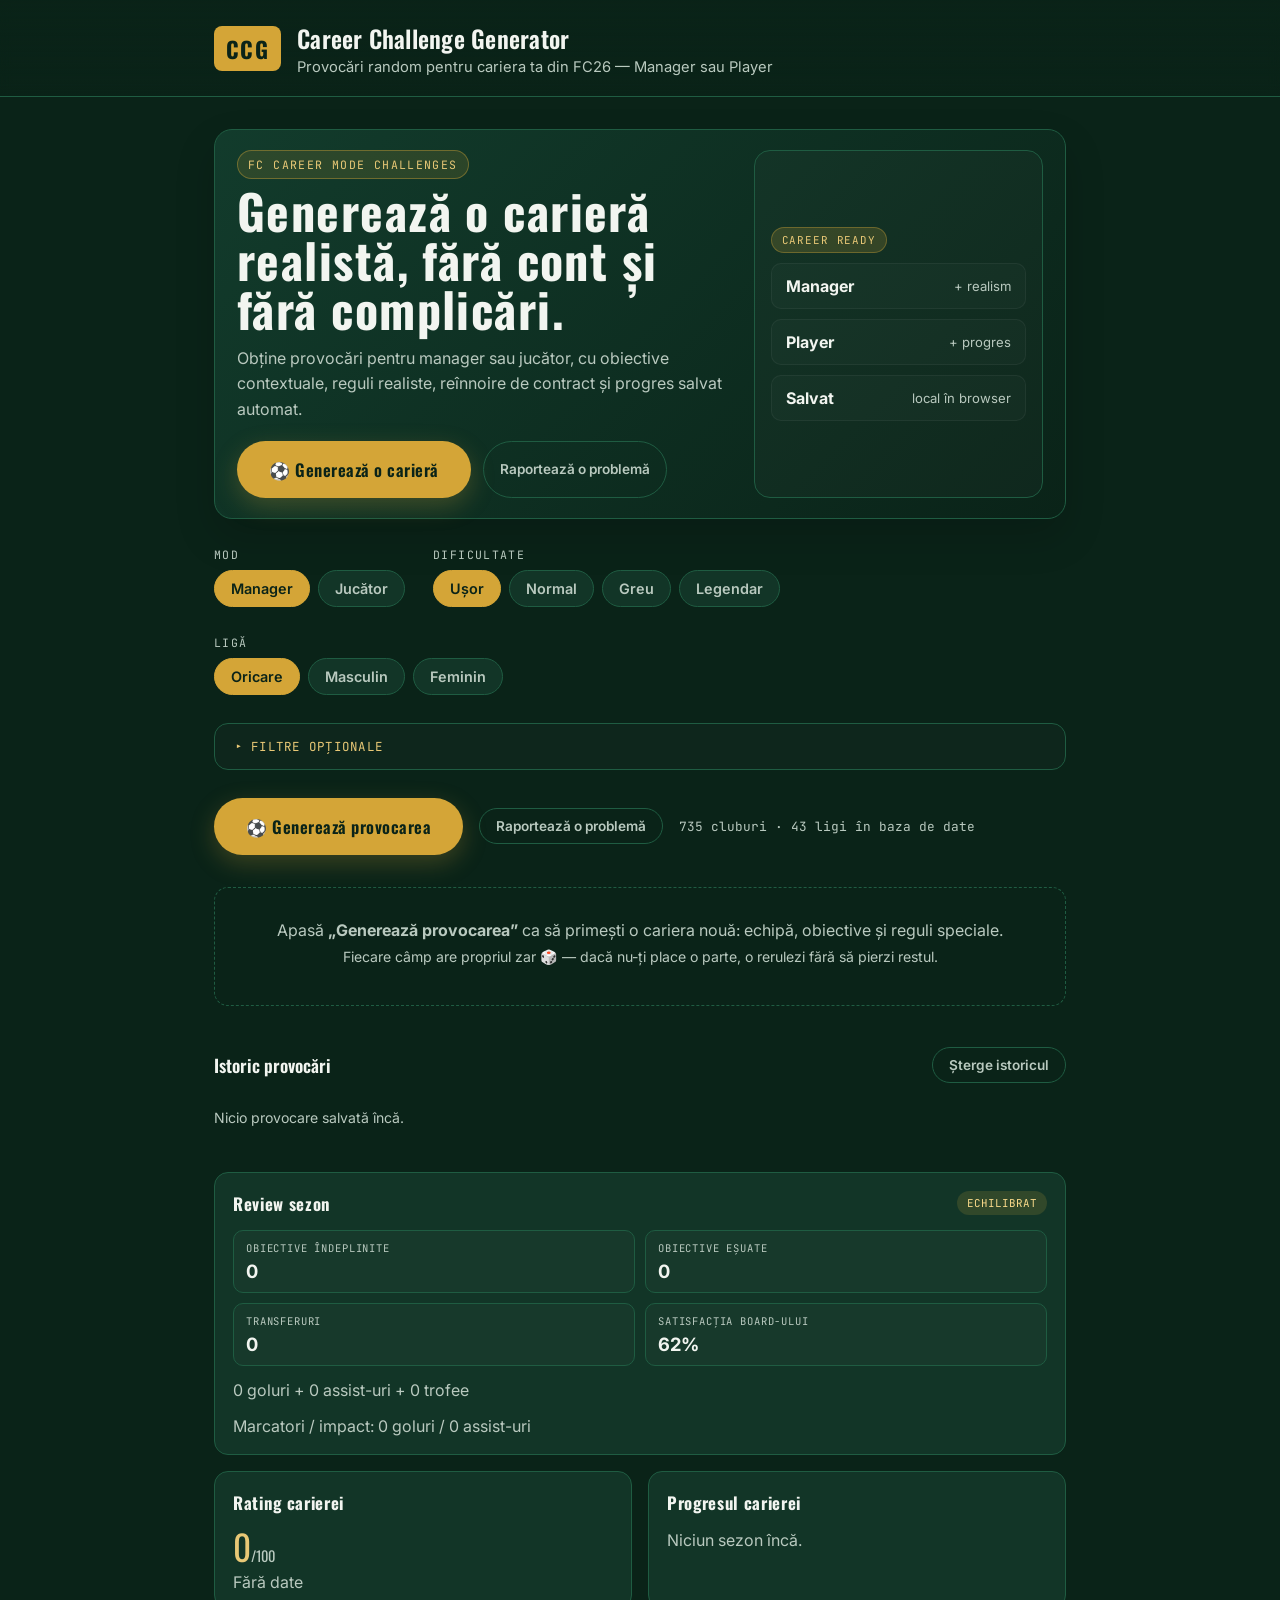
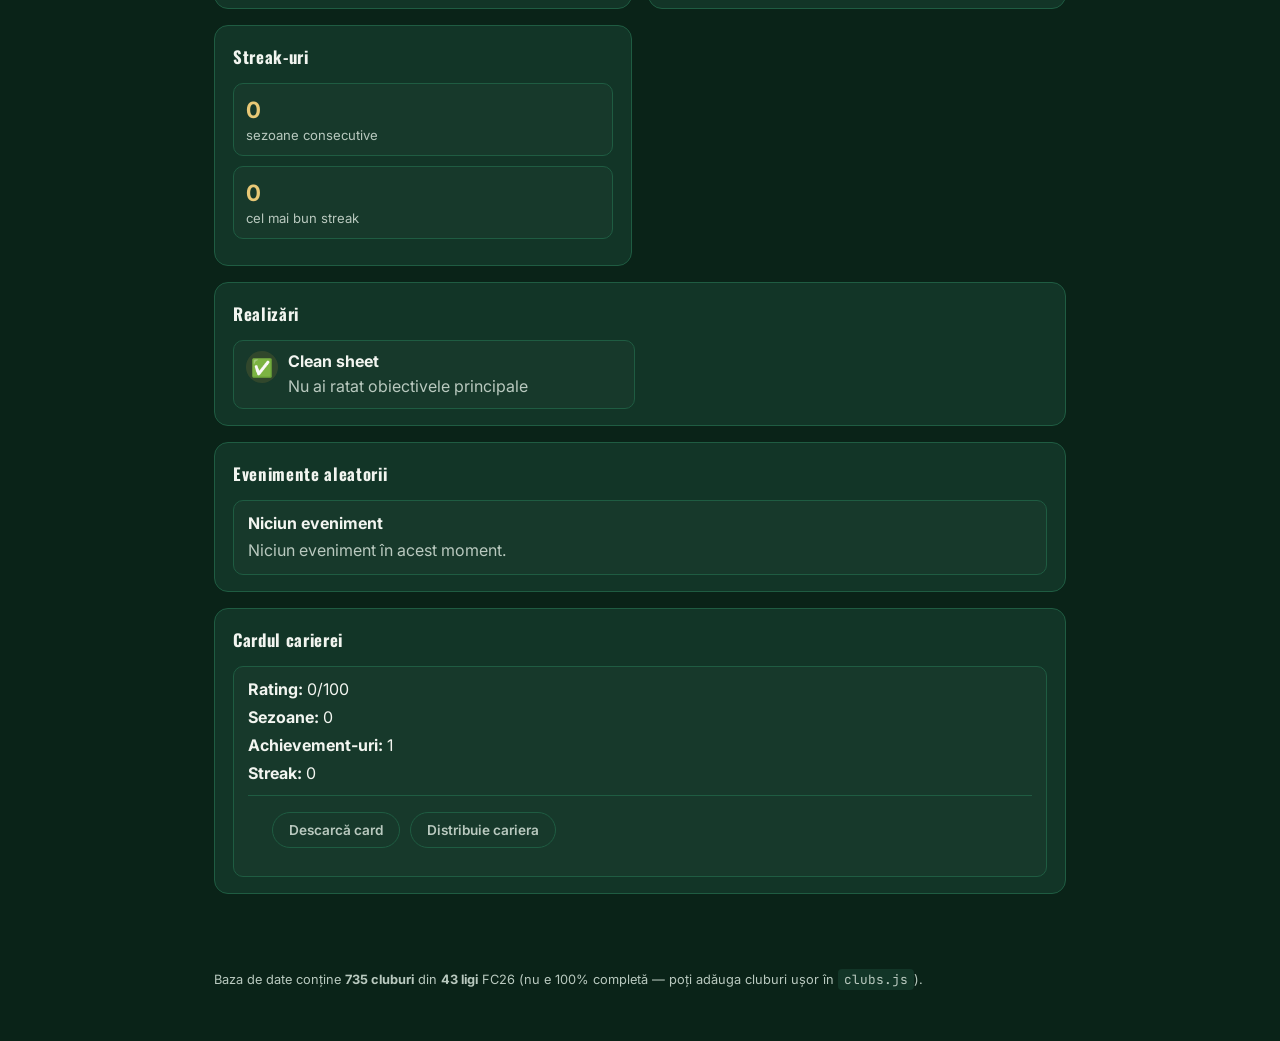
<file: index.html>
<!DOCTYPE html>
<html lang="ro">
<head>
     
  <!-- Google tag (gtag.js) -->
<script async src="https://www.googletagmanager.com/gtag/js?id=G-JEZLBR7Z6N"></script>
<script>
  window.dataLayer = window.dataLayer || [];
  function gtag(){dataLayer.push(arguments);}
  gtag('js', new Date());

  gtag('config', 'G-JEZLBR7Z6N');
</script>
<script type="text/javascript" data-cmp-ab="1" src="https://cdn.consentmanager.net/delivery/autoblocking/fe573b8ca20ba.js" data-cmp-host="b.delivery.consentmanager.net" data-cmp-cdn="cdn.consentmanager.net" data-cmp-codesrc="16"></script>
<meta charset="UTF-8">
<meta name="viewport" content="width=device-width, initial-scale=1.0">
<title>FC Career Mode Challenges | FIFA Career Challenges & Manager/Player Career Generator</title>
<meta name="description" content="Generează provocări realiste pentru cariera ta din FC/FIFA: manager career challenges, player career challenges, obiective, reguli și reînnoire de contract.">
<meta name="keywords" content="FC Career Mode Challenges, FIFA Career Challenges, Manager Career Challenges, Player Career Challenges, FC26 challenge generator, career mode objectives">
<meta name="theme-color" content="#0a2318">
<meta property="og:title" content="FC Career Mode Challenges | FIFA Career Challenges">
<meta property="og:description" content="Generează provocări realiste pentru manager și player în cariera ta FC/FIFA.">
<meta property="og:type" content="website">
<meta property="og:image" content="og-image.svg">
<meta property="og:image:alt" content="FC Career Mode Challenges logo">
<meta property="twitter:card" content="summary_large_image">
<meta property="twitter:title" content="FC Career Mode Challenges | FIFA Career Challenges">
<meta property="twitter:description" content="Generează provocări manager și player realiste pentru cariera ta din FC/FIFA.">
<meta property="twitter:image" content="og-image.svg">
<link rel="icon" type="image/svg+xml" href="favicon.svg">
<link rel="apple-touch-icon" href="favicon.svg">
<link rel="preconnect" href="https://fonts.googleapis.com">
<link href="https://fonts.googleapis.com/css2?family=Oswald:wght@500;600;700&family=Inter:wght@400;500;600;700&family=JetBrains+Mono:wght@500;700&display=swap" rel="stylesheet">
<link rel="stylesheet" href="style.css">
</head>
<body>

<div class="pitch-bg" aria-hidden="true"></div>

<header class="topbar">
  <div class="topbar-inner">
    <div class="brand">
      <span class="brand-mark">CCG</span>
      <div class="brand-text">
        <h1>Career Challenge Generator</h1>
        <p>Provocări random pentru cariera ta din FC26 — Manager sau Player</p>
      </div>
    </div>
  </div>
</header>

<main class="wrap">

  <section class="hero" aria-label="Introducere">
    <div class="hero-copy">
      <span class="eyebrow">FC Career Mode Challenges</span>
      <h2>Generează o carieră realistă, fără cont și fără complicări.</h2>
      <p>Obține provocări pentru manager sau jucător, cu obiective contextuale, reguli realiste, reînnoire de contract și progres salvat automat.</p>
      <div class="hero-actions">
        <button id="heroGenerateBtn" class="generate-btn hero-btn" type="button">
          <span class="whistle">⚽</span> Generează o carieră
        </button>
        <button id="reportIssueBtn" class="ghost-btn" type="button">Raportează o problemă</button>
      </div>
    </div>
    <div class="hero-panel" aria-label="Preview carieră">
      <div class="mini-badge">Career Ready</div>
      <div class="hero-stat-row">
        <strong>Manager</strong>
        <span>+ realism</span>
      </div>
      <div class="hero-stat-row">
        <strong>Player</strong>
        <span>+ progres</span>
      </div>
      <div class="hero-stat-row">
        <strong>Salvat</strong>
        <span>local în browser</span>
      </div>
    </div>
  </section>

  <section class="controls" aria-label="Setări generator">
    <div class="control-group" role="tablist" aria-label="Mod carieră">
      <span class="control-label">Mod</span>
      <div class="tabs">
        <button class="tab-btn active" data-mode="manager" role="tab" aria-selected="true">Manager</button>
        <button class="tab-btn" data-mode="player" role="tab" aria-selected="false">Jucător</button>
      </div>
    </div>

    <div class="control-group">
      <span class="control-label">Dificultate</span>
      <div class="chip-group" id="difficultyChips">
        <button class="chip active" data-diff="usor">Ușor</button>
        <button class="chip" data-diff="normal">Normal</button>
        <button class="chip" data-diff="greu">Greu</button>
        <button class="chip" data-diff="legendar">Legendar</button>
      </div>
    </div>

    <div class="control-group">
      <span class="control-label">Ligă</span>
      <div class="chip-group" id="genderChips">
        <button class="chip active" data-gender="">Oricare</button>
        <button class="chip" data-gender="M">Masculin</button>
        <button class="chip" data-gender="F">Feminin</button>
      </div>
    </div>
  </section>

  <details class="filters-advanced">
    <summary>Filtre opționale</summary>
    <section class="controls controls-advanced">
      <div class="control-group">
        <span class="control-label">Regiune</span>
        <div class="chip-group" id="regionChips">
          <button class="chip active" data-region="">Oricare</button>
        </div>
      </div>

      <div class="control-group">
        <span class="control-label">Ligă specifică</span>
        <select id="leagueSelect" class="league-select">
          <option value="">Oricare ligă</option>
        </select>
      </div>

      <div class="control-group">
        <span class="control-label">Tip echipă</span>
        <div class="chip-group" id="teamTypeChips">
          <button class="chip active" data-teamtype="">Oricare</button>
        </div>
      </div>

      <div class="control-group">
        <span class="control-label">Durată provocare</span>
        <div class="chip-group" id="durationChips">
          <button class="chip active" data-duration="">Oricare</button>
        </div>
      </div>
    </section>
  </details>

  <div class="generate-row">
    <button id="generateBtn" class="generate-btn">
      <span class="whistle">⚽</span> Generează provocarea
    </button>
    <button id="reportIssueInlineBtn" class="ghost-btn report-inline" type="button">Raportează o problemă</button>
    <span class="pool-count" id="poolCount"></span>
    <span class="pool-count" id="completedCount"></span>
  </div>

  <div id="contractRenewalModal" class="modal hidden" aria-hidden="true">
    <div class="modal-backdrop" data-close="renewal"></div>
    <div class="modal-panel" role="dialog" aria-modal="true" aria-labelledby="renewalTitle">
      <div class="modal-header">
        <h2 id="renewalTitle">Reînnoire de contract</h2>
        <button type="button" class="ghost-btn small-btn" id="renewalCloseBtn">Închide</button>
      </div>

      <form id="contractRenewalForm" class="renewal-form">
        <div class="form-grid renewal-manager-fields" id="renewalManagerFields">
          <label>
            <span>Poziția finală</span>
            <input type="number" id="renewalPosition" min="1" max="30" required>
          </label>
          <label>
            <span>Trofee</span>
            <input type="number" id="renewalTrophies" min="0" max="20" value="0">
          </label>
          <label>
            <span>Buget</span>
            <input type="number" id="renewalBudget" min="0" step="0.01" required>
          </label>
          <label>
            <span>Transferuri</span>
            <input type="number" id="renewalTransfers" min="0" max="50" value="0">
          </label>
          <label>
            <span>Promovare / retrogradare</span>
            <select id="renewalStatus">
              <option value="niciuna">Niciuna</option>
              <option value="promovare">Promovare</option>
              <option value="retrogradare">Retrogradare</option>
              <option value="stabil">Stabil</option>
            </select>
          </label>
          <label>
            <span>Obiective completate</span>
            <input type="number" id="renewalCompletedObjectives" min="0" value="0">
          </label>
          <label>
            <span>Obiective eșuate</span>
            <input type="number" id="renewalFailedObjectives" min="0" value="0">
          </label>
          <label>
            <span>Poziția jucătorului cheie</span>
            <input type="text" id="renewalKeyPosition" placeholder="ST / CM / CB">
          </label>
        </div>

        <div class="form-grid renewal-player-fields hidden" id="renewalPlayerFields">
          <label>
            <span>Goluri</span>
            <input type="number" id="renewalGoals" min="0" value="0">
          </label>
          <label>
            <span>Assist-uri</span>
            <input type="number" id="renewalAssists" min="0" value="0">
          </label>
          <label>
            <span>Meciuri</span>
            <input type="number" id="renewalMatches" min="0" value="0">
          </label>
          <label>
            <span>Minute jucate</span>
            <input type="number" id="renewalMinutes" min="0" value="0">
          </label>
          <label>
            <span>Media OVR</span>
            <input type="number" id="renewalOvr" min="40" max="100" step="0.1" value="70">
          </label>
          <label>
            <span>Trofee câștigate cu echipa</span>
            <input type="number" id="renewalTeamTrophies" min="0" max="20" value="0">
          </label>
          <label>
            <span>Distincții individuale</span>
            <select id="renewalIndividualTitles">
              <option value="0">Niciuna</option>
              <option value="1">1 titlu individual</option>
              <option value="2">2+ titluri individuale</option>
            </select>
          </label>
          <label>
            <span>Poziția principală</span>
            <input type="text" id="renewalPlayerPosition" placeholder="ST / CM / CB">
          </label>
          <label>
            <span>Statut sezon</span>
            <select id="renewalPlayerStatus">
              <option value="stabil">Stabil</option>
              <option value="promovare">Promovare</option>
              <option value="retrogradare">Retrogradare</option>
              <option value="transfer">Transfer important</option>
            </select>
          </label>
          <label>
            <span>Obiective completate</span>
            <input type="number" id="renewalPlayerCompletedObjectives" min="0" value="0">
          </label>
          <label>
            <span>Obiective eșuate</span>
            <input type="number" id="renewalPlayerFailedObjectives" min="0" value="0">
          </label>
        </div>

        <div class="modal-actions">
          <button type="button" class="ghost-btn" id="renewalCancelBtn">Anulează</button>
          <button type="submit" class="generate-btn small-btn">Aplică noua provocare</button>
        </div>
      </form>
    </div>
  </div>

  <div id="seasonReviewModal" class="modal hidden" aria-hidden="true">
    <div class="modal-backdrop" data-close="season-review"></div>
    <div class="modal-panel season-review-panel" role="dialog" aria-modal="true" aria-labelledby="seasonReviewTitle">
      <div class="modal-header">
        <h2 id="seasonReviewTitle">Review sezon</h2>
        <button type="button" class="ghost-btn small-btn" id="seasonReviewCloseBtn">Închide</button>
      </div>

      <div class="season-review-content" id="seasonReviewContent"></div>
    </div>
  </div>

  <div id="reportProblemModal" class="modal hidden" aria-hidden="true">
    <div class="modal-backdrop" data-close="report"></div>
    <div class="modal-panel report-panel" role="dialog" aria-modal="true" aria-labelledby="reportTitle">
      <div class="modal-header">
        <h2 id="reportTitle">Raportează o problemă</h2>
        <button type="button" class="ghost-btn small-btn" id="reportCancelBtn">Închide</button>
      </div>

      <form id="reportIssueForm" class="renewal-form">
        <div class="form-grid">
          <label>
            <span>Tip problemă</span>
            <select id="reportIssueType">
              <option value="bug">Bug / eroare</option>
              <option value="impossible-challenge">Provocare imposibilă</option>
              <option value="incoherent-combination">Combinație incoerentă</option>
              <option value="other">Altă problemă</option>
            </select>
          </label>
          <label>
            <span>Detalii</span>
            <textarea id="reportIssueMessage" rows="5" placeholder="Descrie problema, combinația incoerentă sau provocarea imposibilă..." required></textarea>
          </label>
        </div>

        <div class="modal-actions">
          <button type="button" class="ghost-btn" id="reportCloseBtn">Anulează</button>
          <button type="submit" class="generate-btn small-btn">Trimite raportul</button>
        </div>
      </form>
    </div>
  </div>

  <section class="card-area" id="cardArea" aria-live="polite">
    <div class="empty-state">
      <p>Apasă <strong>„Generează provocarea”</strong> ca să primești o cariera nouă: echipă, obiective și reguli speciale.</p>
      <p class="empty-sub">Fiecare câmp are propriul zar 🎲 — dacă nu-ți place o parte, o rerulezi fără să pierzi restul.</p>
    </div>
  </section>

  <section class="history-section">
    <div class="history-header">
      <h2>Istoric provocări</h2>
      <button id="clearHistoryBtn" class="ghost-btn">Șterge istoricul</button>
    </div>
    <div id="historyList" class="history-list">
      <p class="history-empty">Nicio provocare salvată încă.</p>
    </div>
  </section>

  <section id="careerDashboard" class="career-dashboard" aria-live="polite"></section>

</main>

<footer class="footer">
  <p id="footerNote">Baza de date conține cluburi din peste 40 de ligi FC26 (nu e 100% completă — poți adăuga cluburi ușor în <code>clubs.js</code>).</p>
</footer>

<script src="clubs.js"></script>
<script src="challenges.js"></script>
<script src="script.js"></script>
</body>
</html>
</file>
<file: style.css>
:root {
  --pitch-dark: #0a2318;
  --pitch: #0e3324;
  --pitch-light: #164a34;
  --card: #123527;
  --card-line: #1f5c42;
  --chalk: #f2f5f0;
  --chalk-dim: #b9c9bf;
  --gold: #d4a537;
  --gold-soft: #e8c876;
  --red-card: #c0463b;
  --radius: 14px;
  --font-display: 'Oswald', sans-serif;
  --font-body: 'Inter', sans-serif;
  --font-mono: 'JetBrains Mono', monospace;
}

* { box-sizing: border-box; }

html, body {
  margin: 0;
  padding: 0;
  background: var(--pitch-dark);
  color: var(--chalk);
  font-family: var(--font-body);
  min-height: 100%;
}

.pitch-bg {
  position: fixed;
  inset: 0;
  z-index: -1;
  background:
    repeating-linear-gradient(0deg, transparent 0 78px, rgba(255,255,255,0.02) 78px 79px),
    radial-gradient(ellipse at 50% -10%, var(--pitch-light) 0%, var(--pitch) 45%, var(--pitch-dark) 100%);
}

.topbar {
  border-bottom: 1px solid var(--card-line);
  background: linear-gradient(180deg, rgba(10,35,24,0.9), rgba(10,35,24,0.4));
  backdrop-filter: blur(6px);
  position: sticky;
  top: 0;
  z-index: 10;
}

.hero {
  display: grid;
  grid-template-columns: 1.55fr 0.9fr;
  gap: 18px;
  margin-bottom: 28px;
  padding: 20px 22px;
  border: 1px solid var(--card-line);
  border-radius: 18px;
  background: linear-gradient(135deg, rgba(19, 62, 46, 0.9), rgba(10,35,24,0.8));
  box-shadow: 0 18px 40px rgba(0,0,0,0.16);
}

.hero-copy h2 {
  margin: 8px 0 12px;
  font-family: var(--font-display);
  font-size: clamp(2rem, 4vw, 3rem);
  letter-spacing: 0.03em;
  line-height: 1.02;
}

.hero-copy p {
  margin: 0;
  color: var(--chalk-dim);
  line-height: 1.6;
  max-width: 58ch;
}

.eyebrow {
  display: inline-flex;
  align-items: center;
  padding: 6px 10px;
  border-radius: 999px;
  background: rgba(212,165,55,0.14);
  border: 1px solid rgba(212,165,55,0.4);
  font-family: var(--font-mono);
  font-size: 0.72rem;
  text-transform: uppercase;
  letter-spacing: 0.12em;
  color: var(--gold-soft);
}

.hero-actions {
  display: flex;
  flex-wrap: wrap;
  gap: 12px;
  margin-top: 18px;
}

.hero-btn {
  min-width: 220px;
}

.hero-panel {
  display: flex;
  flex-direction: column;
  justify-content: center;
  gap: 10px;
  background: rgba(255,255,255,0.02);
  border: 1px solid var(--card-line);
  border-radius: 16px;
  padding: 18px 16px;
}

.mini-badge {
  display: inline-flex;
  align-self: flex-start;
  background: rgba(212,165,55,0.18);
  color: var(--gold-soft);
  border: 1px solid rgba(212,165,55,0.35);
  border-radius: 999px;
  padding: 5px 10px;
  font-family: var(--font-mono);
  font-size: 0.68rem;
  letter-spacing: 0.08em;
  text-transform: uppercase;
}

.hero-stat-row {
  display: flex;
  justify-content: space-between;
  align-items: center;
  gap: 10px;
  background: rgba(255,255,255,0.02);
  border: 1px solid rgba(255,255,255,0.05);
  border-radius: 10px;
  padding: 12px 14px;
}

.hero-stat-row strong {
  font-size: 1rem;
}

.hero-stat-row span {
  color: var(--chalk-dim);
  font-size: 0.82rem;
}

.topbar-inner {
  max-width: 900px;
  margin: 0 auto;
  padding: 20px 24px;
}

.brand { display: flex; align-items: center; gap: 16px; }

.brand-mark {
  font-family: var(--font-display);
  font-weight: 700;
  font-size: 1.4rem;
  letter-spacing: 0.06em;
  color: var(--pitch-dark);
  background: var(--gold);
  border-radius: 8px;
  padding: 6px 12px;
  flex-shrink: 0;
}

.brand-text h1 {
  font-family: var(--font-display);
  font-weight: 600;
  font-size: 1.5rem;
  margin: 0;
  letter-spacing: 0.01em;
}

.brand-text p {
  margin: 2px 0 0;
  color: var(--chalk-dim);
  font-size: 0.92rem;
}

.wrap {
  max-width: 900px;
  margin: 0 auto;
  padding: 32px 24px 64px;
}

.controls {
  display: flex;
  flex-wrap: wrap;
  gap: 28px;
  margin-bottom: 28px;
}

.control-group { display: flex; flex-direction: column; gap: 8px; }

.control-label {
  font-family: var(--font-mono);
  font-size: 0.72rem;
  text-transform: uppercase;
  letter-spacing: 0.12em;
  color: var(--chalk-dim);
}

.tabs, .chip-group { display: flex; gap: 8px; flex-wrap: wrap; }

.tab-btn, .chip {
  font-family: var(--font-body);
  font-weight: 600;
  font-size: 0.9rem;
  background: var(--card);
  border: 1px solid var(--card-line);
  color: var(--chalk-dim);
  padding: 9px 16px;
  border-radius: 999px;
  cursor: pointer;
  transition: all 0.15s ease;
}

.tab-btn:hover, .chip:hover {
  border-color: var(--gold);
  color: var(--chalk);
}

.tab-btn.active, .chip.active {
  background: var(--gold);
  border-color: var(--gold);
  color: var(--pitch-dark);
}

.generate-row {
  display: flex;
  align-items: center;
  gap: 16px;
  margin-bottom: 32px;
  flex-wrap: wrap;
}

.report-inline {
  white-space: nowrap;
}

.generate-btn {
  font-family: var(--font-display);
  font-weight: 600;
  font-size: 1.05rem;
  letter-spacing: 0.03em;
  background: var(--gold);
  color: var(--pitch-dark);
  border: none;
  padding: 16px 32px;
  border-radius: 999px;
  cursor: pointer;
  box-shadow: 0 8px 24px rgba(212,165,55,0.25);
  transition: transform 0.12s ease, box-shadow 0.12s ease;
}

.generate-btn:hover { transform: translateY(-2px); box-shadow: 0 12px 28px rgba(212,165,55,0.35); }
.generate-btn:active { transform: translateY(0); }

.pool-count {
  font-family: var(--font-mono);
  font-size: 0.8rem;
  color: var(--chalk-dim);
}

.filters-advanced {
  border: 1px solid var(--card-line);
  border-radius: var(--radius);
  margin-bottom: 28px;
  background: rgba(255,255,255,0.015);
}

.filters-advanced summary {
  cursor: pointer;
  list-style: none;
  padding: 14px 20px;
  font-family: var(--font-mono);
  font-size: 0.78rem;
  text-transform: uppercase;
  letter-spacing: 0.1em;
  color: var(--gold-soft);
  display: flex;
  align-items: center;
  gap: 8px;
}

.filters-advanced summary::-webkit-details-marker { display: none; }

.filters-advanced summary::before {
  content: "▸";
  transition: transform 0.15s ease;
}

.filters-advanced[open] summary::before {
  transform: rotate(90deg);
}

.controls-advanced {
  padding: 4px 20px 20px;
  margin-bottom: 0;
}

.league-select {
  font-family: var(--font-body);
  font-weight: 600;
  font-size: 0.9rem;
  background: var(--card);
  border: 1px solid var(--card-line);
  color: var(--chalk);
  padding: 9px 14px;
  border-radius: 10px;
  cursor: pointer;
  max-width: 240px;
}

.league-select:hover { border-color: var(--gold); }

.card-area { min-height: 120px; margin-bottom: 40px; }

.empty-state {
  border: 1px dashed var(--card-line);
  border-radius: var(--radius);
  padding: 32px;
  text-align: center;
  color: var(--chalk-dim);
}

.empty-state p { margin: 0 0 8px; }
.empty-sub { font-size: 0.88rem; }

.challenge-card {
  background: var(--card);
  border: 1px solid var(--card-line);
  border-radius: var(--radius);
  overflow: hidden;
  animation: cardIn 0.25s ease;
}

@keyframes cardIn {
  from { opacity: 0; transform: translateY(8px); }
  to { opacity: 1; transform: translateY(0); }
}

.card-head {
  display: flex;
  justify-content: space-between;
  align-items: center;
  padding: 18px 24px;
  background: linear-gradient(90deg, var(--pitch-light), var(--card));
  border-bottom: 1px solid var(--card-line);
}

.card-head .mode-label {
  font-family: var(--font-display);
  font-size: 1.15rem;
  letter-spacing: 0.02em;
}

.card-head .diff-badge {
  font-family: var(--font-mono);
  font-size: 0.72rem;
  text-transform: uppercase;
  letter-spacing: 0.1em;
  background: rgba(212,165,55,0.15);
  color: var(--gold-soft);
  border: 1px solid rgba(212,165,55,0.4);
  padding: 4px 10px;
  border-radius: 999px;
}

.card-body { padding: 8px 0; }

.field-row {
  display: grid;
  grid-template-columns: 130px 1fr 44px;
  gap: 14px;
  align-items: start;
  padding: 14px 24px;
  border-bottom: 1px solid rgba(255,255,255,0.05);
}

.field-row:last-child { border-bottom: none; }

.warning-row {
  grid-template-columns: 130px 1fr 44px;
}

.warning-card {
  border-color: rgba(212,165,55,0.55);
}

.field-label {
  font-family: var(--font-mono);
  font-size: 0.72rem;
  text-transform: uppercase;
  letter-spacing: 0.08em;
  color: var(--gold-soft);
  padding-top: 3px;
}

.field-value { font-size: 0.98rem; line-height: 1.45; }
.field-value .sub { display: block; color: var(--chalk-dim); font-size: 0.85rem; margin-top: 2px; }

.reroll-btn {
  width: 36px;
  height: 36px;
  border-radius: 50%;
  border: 1px solid var(--card-line);
  background: var(--pitch);
  color: var(--chalk-dim);
  cursor: pointer;
  font-size: 1rem;
  display: flex;
  align-items: center;
  justify-content: center;
  transition: all 0.15s ease;
}

.reroll-btn:hover {
  border-color: var(--gold);
  color: var(--gold);
  transform: rotate(-12deg);
}

.card-actions {
  display: flex;
  gap: 10px;
  padding: 16px 24px;
  border-top: 1px solid var(--card-line);
  flex-wrap: wrap;
}

.ghost-btn {
  font-family: var(--font-body);
  font-weight: 600;
  font-size: 0.85rem;
  background: transparent;
  border: 1px solid var(--card-line);
  color: var(--chalk-dim);
  padding: 9px 16px;
  border-radius: 999px;
  cursor: pointer;
  transition: all 0.15s ease;
}

.ghost-btn:hover { border-color: var(--gold); color: var(--chalk); }

.complete-btn {
  font-family: var(--font-body);
  font-weight: 700;
  font-size: 0.85rem;
  background: transparent;
  border: 1px solid var(--gold);
  color: var(--gold-soft);
  padding: 9px 16px;
  border-radius: 999px;
  cursor: pointer;
  transition: all 0.15s ease;
  margin-left: auto;
}

.complete-btn:hover { background: var(--gold); color: var(--pitch-dark); }

.complete-btn.is-done {
  background: var(--gold);
  color: var(--pitch-dark);
  cursor: default;
}

.completed-badge {
  font-family: var(--font-mono);
  font-size: 0.72rem;
  text-transform: uppercase;
  letter-spacing: 0.08em;
  background: rgba(212,165,55,0.2);
  color: var(--gold-soft);
  border: 1px solid var(--gold);
  padding: 4px 10px;
  border-radius: 999px;
}

.season-summary {
  padding: 4px 24px 18px;
  border-top: 1px solid rgba(255,255,255,0.05);
}

.season-summary-grid {
  display: grid;
  grid-template-columns: repeat(2, minmax(0, 1fr));
  gap: 10px;
}

.season-summary-box {
  background: rgba(255,255,255,0.02);
  border: 1px solid var(--card-line);
  border-radius: 10px;
  padding: 10px 12px;
  display: flex;
  flex-direction: column;
  gap: 4px;
}

.season-summary-box span {
  font-family: var(--font-mono);
  font-size: 0.68rem;
  text-transform: uppercase;
  letter-spacing: 0.08em;
  color: var(--chalk-dim);
}

.season-summary-box strong {
  font-size: 0.98rem;
  color: var(--chalk);
}

.career-path {
  padding: 4px 24px 18px;
  border-top: 1px solid rgba(255,255,255,0.05);
}

.career-path-title {
  font-family: var(--font-mono);
  font-size: 0.72rem;
  text-transform: uppercase;
  letter-spacing: 0.1em;
  color: var(--gold-soft);
  margin: 14px 0 10px;
}

.career-step {
  display: grid;
  grid-template-columns: 1fr 40px;
  gap: 10px;
  align-items: start;
  padding: 10px 0;
  border-bottom: 1px dashed rgba(255,255,255,0.08);
}

.career-step:last-child { border-bottom: none; }

.career-step-stage {
  font-family: var(--font-body);
  font-weight: 600;
  font-size: 0.82rem;
  color: var(--gold-soft);
  margin: 0 0 2px;
}

.career-step-task {
  font-size: 0.92rem;
  line-height: 1.4;
  margin: 0;
}

.career-reroll-btn {
  width: 32px;
  height: 32px;
  border-radius: 50%;
  border: 1px solid var(--card-line);
  background: var(--pitch);
  color: var(--chalk-dim);
  cursor: pointer;
  font-size: 0.9rem;
  display: flex;
  align-items: center;
  justify-content: center;
  transition: all 0.15s ease;
}

.career-reroll-btn:hover {
  border-color: var(--gold);
  color: var(--gold);
  transform: rotate(-12deg);
}

.history-item.is-completed {
  border-color: var(--gold);
}

.history-section { margin-top: 8px; }

.history-header {
  display: flex;
  justify-content: space-between;
  align-items: center;
  margin-bottom: 12px;
}

.history-header h2 {
  font-family: var(--font-display);
  font-weight: 600;
  font-size: 1.1rem;
  margin: 0;
}

.history-list { display: flex; flex-direction: column; gap: 8px; }

.history-empty { color: var(--chalk-dim); font-size: 0.88rem; }

.history-item {
  background: var(--card);
  border: 1px solid var(--card-line);
  border-radius: 10px;
  padding: 12px 16px;
  font-size: 0.86rem;
  color: var(--chalk-dim);
  display: flex;
  justify-content: space-between;
  gap: 12px;
  flex-wrap: wrap;
}

.history-item strong { color: var(--chalk); }

.hidden {
  display: none !important;
}

.modal {
  position: fixed;
  inset: 0;
  display: flex;
  align-items: center;
  justify-content: center;
  z-index: 30;
}

.modal.hidden {
  display: none;
}

.modal-backdrop {
  position: absolute;
  inset: 0;
  background: rgba(5, 14, 10, 0.7);
}

.modal-panel {
  position: relative;
  width: min(760px, calc(100vw - 24px));
  max-height: calc(100vh - 32px);
  overflow: visible;
  background: var(--pitch);
  border: 1px solid var(--card-line);
  border-radius: 18px;
  box-shadow: 0 24px 60px rgba(0,0,0,0.35);
}

.modal-header {
  display: flex;
  justify-content: space-between;
  align-items: center;
  gap: 12px;
  padding: 18px 24px;
  border-bottom: 1px solid var(--card-line);
}

.modal-header h2 {
  margin: 0;
  font-family: var(--font-display);
  font-size: 1.3rem;
  letter-spacing: 0.03em;
}

.season-review-panel {
  width: min(620px, calc(100vw - 24px));
}

.season-review-content {
  padding: 20px 24px 24px;
}

.season-review-card {
  background: linear-gradient(180deg, rgba(212,165,55,0.08), rgba(255,255,255,0.02));
  border: 1px solid var(--card-line);
  border-radius: 18px;
  padding: 20px;
}

.season-review-top {
  display: flex;
  align-items: center;
  justify-content: space-between;
  gap: 12px;
  margin-bottom: 18px;
}

.season-review-score {
  display: flex;
  align-items: baseline;
  gap: 6px;
  font-family: var(--font-display);
  font-size: clamp(2.4rem, 5vw, 3rem);
  line-height: 1;
  color: var(--gold-soft);
}

.season-review-score small {
  font-size: 0.85rem;
  color: var(--chalk-dim);
}

.season-review-summary {
  margin: 0 0 18px;
  color: var(--chalk-dim);
  line-height: 1.6;
}

.season-stat-grid {
  display: grid;
  grid-template-columns: repeat(2, minmax(0, 1fr));
  gap: 10px;
  margin-bottom: 20px;
}

.season-stat-box {
  background: rgba(255,255,255,0.02);
  border: 1px solid var(--card-line);
  border-radius: 10px;
  padding: 10px 12px;
}

.season-stat-box span {
  display: block;
  font-family: var(--font-mono);
  font-size: 0.66rem;
  text-transform: uppercase;
  letter-spacing: 0.08em;
  color: var(--chalk-dim);
  margin-bottom: 5px;
}

.season-stat-box strong {
  font-size: 1.1rem;
}

.season-review-actions {
  display: flex;
  gap: 10px;
  flex-wrap: wrap;
}

.small-btn {
  padding: 9px 16px;
  font-size: 0.82rem;
}

.renewal-form {
  padding: 20px 24px 24px;
}

.form-grid {
  display: grid;
  grid-template-columns: repeat(2, minmax(0, 1fr));
  gap: 16px;
}

.renewal-form label {
  display: flex;
  flex-direction: column;
  gap: 8px;
  color: var(--chalk-dim);
  font-family: var(--font-mono);
  font-size: 0.72rem;
  text-transform: uppercase;
  letter-spacing: 0.08em;
}

.renewal-form input,
.renewal-form select {
  background: rgba(255,255,255,0.02);
  border: 1px solid var(--card-line);
  border-radius: 10px;
  color: var(--chalk);
  font-family: var(--font-body);
  font-size: 0.96rem;
  padding: 10px 12px;
  appearance: auto;
  -webkit-appearance: menulist;
  color-scheme: dark;
}

.renewal-form select option {
  background: #0d2a21;
  color: var(--chalk);
}

.renewal-form input:focus,
.renewal-form select:focus {
  border-color: var(--gold);
  outline: none;
}

.modal-actions {
  display: flex;
  justify-content: flex-end;
  gap: 12px;
  margin-top: 20px;
}

.career-dashboard {
  margin-top: 32px;
}

.career-dashboard-grid {
  display: grid;
  grid-template-columns: repeat(2, minmax(0, 1fr));
  gap: 16px;
}

.career-panel {
  background: var(--card);
  border: 1px solid var(--card-line);
  border-radius: 14px;
  padding: 18px 18px 16px;
}

.career-panel-wide {
  grid-column: span 2;
}

.career-panel-head {
  display: flex;
  justify-content: space-between;
  align-items: center;
  gap: 12px;
  margin-bottom: 14px;
}

.career-panel-head h3 {
  margin: 0;
  font-family: var(--font-display);
  font-size: 1.05rem;
  letter-spacing: 0.04em;
}

.pill {
  display: inline-block;
  padding: 5px 10px;
  border-radius: 999px;
  font-family: var(--font-mono);
  font-size: 0.68rem;
  text-transform: uppercase;
}

.pill-good { background: rgba(45, 144, 90, 0.2); color: #a9f0c8; }
.pill-mid { background: rgba(212,165,55,0.16); color: #f8d98a; }
.pill-bad { background: rgba(192,70,59,0.18); color: #ffb0a9; }

.season-review-grid {
  display: grid;
  grid-template-columns: repeat(2, minmax(0, 1fr));
  gap: 10px;
}

.mini-stat {
  background: rgba(255,255,255,0.02);
  border: 1px solid var(--card-line);
  border-radius: 10px;
  padding: 10px 12px;
  display: flex;
  flex-direction: column;
  gap: 5px;
}

.mini-stat span {
  font-family: var(--font-mono);
  font-size: 0.66rem;
  text-transform: uppercase;
  letter-spacing: 0.08em;
  color: var(--chalk-dim);
}

.mini-stat strong {
  font-size: 1.15rem;
}

.season-review-note {
  margin: 12px 0 0;
  color: var(--chalk-dim);
  line-height: 1.5;
}

.rating-score {
  font-family: var(--font-display);
  font-size: 2.2rem;
  line-height: 1;
  color: var(--gold-soft);
}

.rating-score small {
  font-size: 0.9rem;
  color: var(--chalk-dim);
}

.rating-label {
  margin: 8px 0 0;
  color: var(--chalk-dim);
}

.progress-list {
  display: flex;
  flex-direction: column;
  gap: 10px;
}

.progress-item {
  display: flex;
  flex-direction: column;
  gap: 6px;
}

.progress-topline {
  display: flex;
  justify-content: space-between;
  gap: 10px;
  font-family: var(--font-mono);
  font-size: 0.7rem;
  color: var(--chalk-dim);
}

.progress-bar {
  width: 100%;
  height: 8px;
  background: rgba(255,255,255,0.06);
  border-radius: 999px;
  overflow: hidden;
}

.progress-bar span {
  display: block;
  height: 100%;
  border-radius: inherit;
  background: linear-gradient(90deg, var(--gold), #f8d98a);
}

.streak-box {
  background: rgba(255,255,255,0.02);
  border: 1px solid var(--card-line);
  border-radius: 10px;
  padding: 12px;
  display: flex;
  flex-direction: column;
  gap: 4px;
  margin-bottom: 10px;
}

.streak-box strong {
  font-size: 1.4rem;
  color: var(--gold-soft);
}

.streak-box span {
  color: var(--chalk-dim);
  font-size: 0.82rem;
}

.achievement-list {
  display: grid;
  grid-template-columns: repeat(2, minmax(0, 1fr));
  gap: 10px;
}

.achievement-item {
  display: flex;
  gap: 10px;
  background: rgba(255,255,255,0.02);
  border: 1px solid var(--card-line);
  border-radius: 10px;
  padding: 10px 12px;
}

.achievement-icon {
  width: 32px;
  height: 32px;
  border-radius: 50%;
  background: rgba(212,165,55,0.14);
  display: grid;
  place-items: center;
  font-size: 1.1rem;
}

.achievement-item strong {
  display: block;
  margin-bottom: 4px;
}

.achievement-item p,
.event-box p,
.muted {
  margin: 0;
  color: var(--chalk-dim);
  line-height: 1.45;
}

.event-box {
  background: rgba(255,255,255,0.02);
  border: 1px solid var(--card-line);
  border-radius: 10px;
  padding: 12px 14px;
}

.event-box strong {
  display: block;
  margin-bottom: 6px;
}

.career-card-box {
  background: rgba(255,255,255,0.02);
  border: 1px solid var(--card-line);
  border-radius: 10px;
  padding: 12px 14px;
}

.career-card-box p {
  margin: 0 0 8px;
}

.compact-actions {
  display: flex;
  justify-content: flex-start;
  gap: 10px;
  margin-top: 12px;
}

.footer {
  max-width: 900px;
  margin: 0 auto;
  padding: 0 24px 40px;
  color: var(--chalk-dim);
  font-size: 0.8rem;
}

.footer code {
  font-family: var(--font-mono);
  background: var(--card);
  padding: 2px 6px;
  border-radius: 4px;
}

@media (max-width: 700px) {
  .hero {
    grid-template-columns: 1fr;
    padding: 18px 16px;
  }

  .hero-actions {
    flex-direction: column;
    align-items: stretch;
  }

  .hero-btn,
  .generate-btn,
  .ghost-btn,
  .report-inline {
    width: 100%;
    justify-content: center;
  }

  .form-grid { grid-template-columns: 1fr; }
  .modal-actions { flex-direction: column-reverse; }
  .modal-actions .generate-btn,
  .modal-actions .ghost-btn { width: 100%; }
  .generate-row {
    align-items: stretch;
  }
  .pool-count { width: 100%; }
}

@media (max-width: 600px) {
  .wrap {
    padding-left: 14px;
    padding-right: 14px;
  }

  .topbar-inner {
    padding-left: 14px;
    padding-right: 14px;
  }

  .brand {
    align-items: flex-start;
  }

  .brand-text h1 {
    font-size: 1.2rem;
  }

  .brand-text p {
    font-size: 0.75rem;
  }

  .field-row { grid-template-columns: 1fr 40px; }
  .warning-row { grid-template-columns: 1fr 40px; }
  .field-label { grid-column: 1 / -1; padding-top: 0; }
  .field-value { grid-column: 1; }
  .reroll-btn { grid-column: 2; }
  .complete-btn { margin-left: 0; width: 100%; }
  .card-head {
    flex-direction: column;
    align-items: flex-start;
    gap: 8px;
  }
  .history-item {
    flex-direction: column;
  }
  .career-dashboard-grid {
    grid-template-columns: 1fr;
  }
  .career-panel-wide {
    grid-column: span 1;
  }
  .achievement-list {
    grid-template-columns: 1fr;
  }
}
</file>
